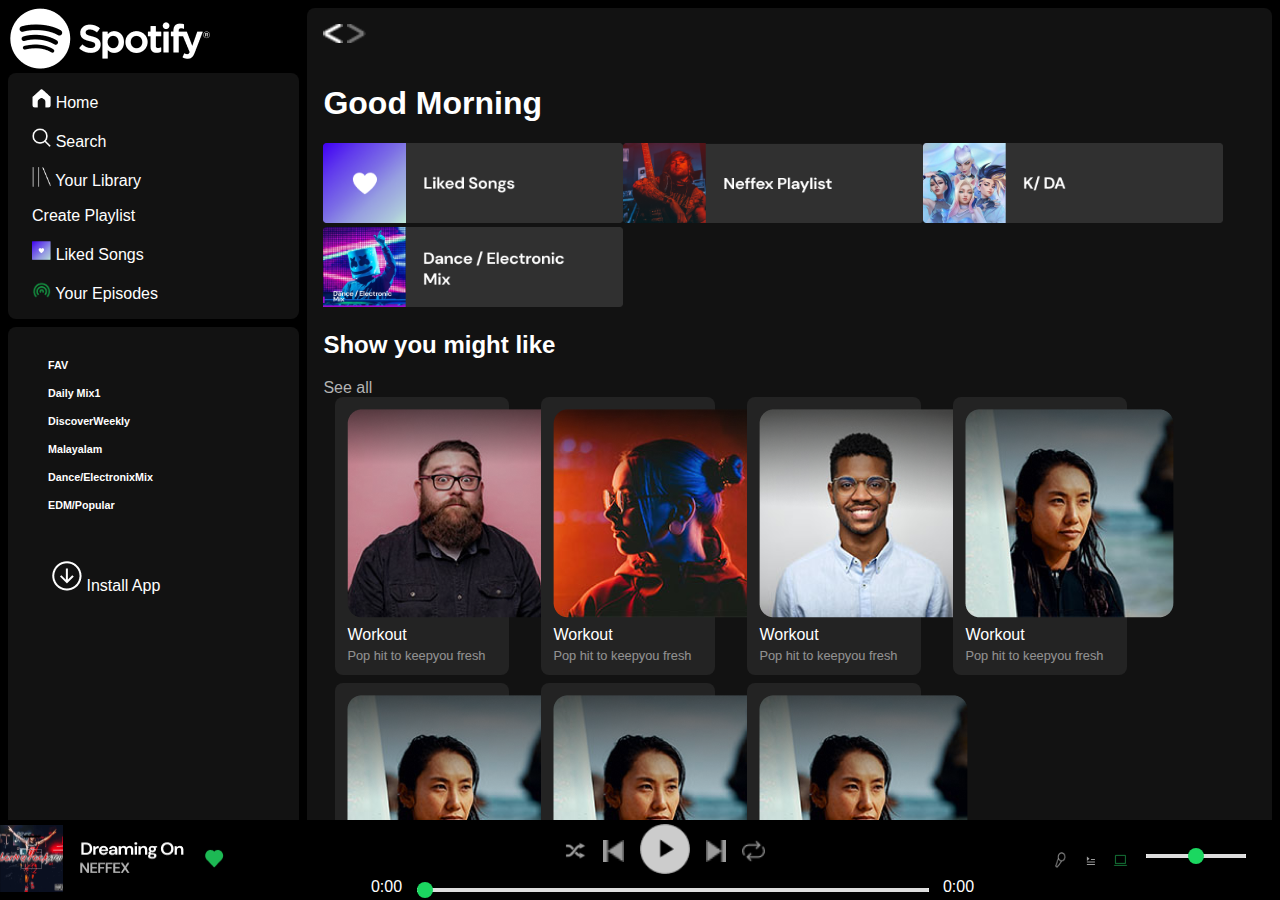
<file: index.html>
<!DOCTYPE html>
<html lang="en">
<head>
    <meta charset="UTF-8">
    <meta name="viewport" content="width=device-width, initial-scale=1.0">
    <title>Spotify - web Player: Music for everyone</title>
    <meta name="drscription" content="Spotify Clone built using html and css" />
    <meta name="viewport" content="width=device-width, initial-scale=1" />
   <link rel="stylesheet" href="style.css">
   <link rel="icon" type="image/x-icon" href="[data-uri]" />
   <link rel="stylesheet" href="https://cdnjs.cloudflare.com/ajax/libs/font-awesome/6.4.2/css/all.min.css" integrity="sha512-z3gLpd7yknf1YoNbCzqRKc4qyor8gaKU1qmn+CShxbuBusANI9QpRohGBreCFkKxLhei6S9CQXFEbbKuqLg0DA==" crossorigin="anonymous" referrerpolicy="no-referrer" />
</head>
<body>
<div class="container">
    <div class="sidebar">
        <a href="library.html" target="_blank"><img src="asest.file/Spotify logo.png" alt="Spotify"></a>
        
        <div class="top-icons">
          <div class="link-flex">
              <img src="asest.file/Vector (12).png" alt="home">
              <a href="#">Home</a>
          </div>
         
          <div class="link-flex">
          <img src="asest.file/Vector (13).png" alt="search">
          <a herf="#">Search</a>
        </div>
  
        <div class="link-flex">
        <img src="asest.file/library.png" alt="library"></i>
        <a href="#">Your Library</a>
        </div>
           
        <div class="link-flex">
            <i class="fa-sharp fa-solid fa-circle-plus"></i>
            <a href="#">Create Playlist</a>
        </div>

        <div class="link-flex">
            <img src="asest.file/Group 2.png">
            <a href="#">Liked Songs</a>
        </div>

        <div class="link-flex">
            <img src="asest.file/gg_media-podcast.png">
            <a href="#">Your Episodes</a>
      </div>

      </div>
        <div class="library">
         <h6>FAV</h6>
         <h6>Daily Mix1</h6>
         <h6>DiscoverWeekly</h6>
         <h6>Malayalam</h6>
         <h6>Dance/ElectronixMix</h6>
         <h6>EDM/Popular</h6>
         <div class="Install  ">
        <img src="asest.file/Vector (20).png">
        <a href="#">Install App</a>
        </div>
    </div>
</div>
    
       <div class="main-content"> 
           <div class="navbar">
              <div class="link-flex">
                <img src="asest.file/Vector (17).png"> 
                 <img src="asest.file/Vector (18).png">
                   </div>
             </div>
                     <div class="good-morning">
                        <h1><b>Good Morning</b></h1>
                        <div class="morning-cards">
                            <a href="player.html" target="_blank">
                                <img src="asest.file/Liked songs.png">
                            </a>
                            <a href="player.html" target="_blank">
                                <img src="asest.file/Neffex.png">
                            </a>
                            <a href="player.html" target="_blank">
                                <img src="asest.file/DA.png">
                            </a>
                            <a href="player.html" target="_blank">
                                <img src="asest.file/Electronic Mix.png">
                            </a>
                        </div>

                        <div class="p-4">
                            <div class="d-flex justify-content-between">
                                <h2>Show you might like</h2>
                                <a href="#" id="anchor">See all</a>
                            </div>

                            <div class="card-container">
                                <a href="player.html">
                                    <div class="card">
                                        <img src="asest.file/Rectangle 16.png">
                                        <p class="card-name">Workout</p>
                                        <p class="card-description">Pop hit to keepyou fresh</p>
                                    </div></a>

                                    <a href="player.html">
                                        <div class="card">
                                            <img src="asest.file/Rectangle 16 (1).png">
                                            <p class="card-name">Workout</p>
                                            <p class="card-description">Pop hit to keepyou fresh</p>
                                        </div></a>

                                        <a href="player.html">
                                            <div class="card">
                                                <img src="asest.file/Rectangle 16 (2).png">
                                                <p class="card-name">Workout</p>
                                                <p class="card-description">Pop hit to keepyou fresh</p>
                                            </div></a>


                                            <a href="player.html">
                                                <div class="card">
                                                    <img src="asest.file/Rectangle 16 (3).png">
                                                    <p class="card-name">Workout</p>
                                                    <p class="card-description">Pop hit to keepyou fresh</p>
                                                </div></a>

                                                <a href="player.html">
                                                    <div class="card">
                                                        <img src="asest.file/Rectangle 16 (3).png">
                                                        <p class="card-name">Workout</p>
                                                        <p class="card-description">Pop hit to keepyou fresh</p>
                                                    </div></a>
                                                    <a href="player.html">
                                                        <div class="card">
                                                            <img src="asest.file/Rectangle 16 (3).png">
                                                            <p class="card-name">Workout</p>
                                                            <p class="card-description">Pop hit to keepyou fresh</p>
                                                        </div></a>
                                                        <a href="player.html">
                                                            <div class="card">
                                                                <img src="asest.file/Rectangle 16 (3).png">
                                                                <p class="card-name">Workout</p>
                                                                <p class="card-description">Pop hit to keepyou fresh</p>
                                                            </div></a>
                                         </div>
                                    </div>
                                </div>
              
                     <div class="player">
                        <div class="volume-controls1">
                            <img src="asest.file/Artist , title section.png" class="m-3 me-5">
                        </div>
                        <div class="player-center ms-5">
                            <div class="player-controls">
                                <img src="asest.file/raphael_shuffle.png" style="height: 1ren; margin-right: 1rem; opacity: 0.8"/>
                                <img src="asest.file/Vector (23).png" style="height: 1ren; margin-right: 1rem; opacity: 0.8"/>
                               <a class="splayer" href="https://open.spotify.com/album/1wt2WZBZZ9GhM0AC61l7SS?si=8d570eac2fc14241" target="_blank"> <img src="asest.file/Vector (14).png" style="height: 1ren; margin-right: 1rem; opacity: 0.8"/></a>
                                <img src="asest.file/Vector (15).png" style="height: 1ren; margin-right: 1rem; opacity: 0.8"/>
                                <img src="asest.file/Vector (16).png" style="height: 1ren; margin-right: 1rem; opacity: 0.8"/>
                            </div>
                            <div class="player-timeline">
                                <span class="current-time">0:00</span>
                                <input type="range" class="timeline-slider" min="0" max="100" step="1" value="0"/>
                                <span class="total-time">0:00</span>
                            </div>
                        </div>
                        <div class="volume-controls">
                            <img src="asest.file/Vector (24).png" alt="volume"/>
                            <img src="asest.file/carbon_query-queue.png" alt="volume"/>
                            <img src="asest.file/carbon_laptop.png" alt="volume"/>
                            <input type="range" class="volume-slider" min="0" max="100" step="1" value="50"/>
                        </div>
                    </div>
                </div>
</body>
</html>
</file>
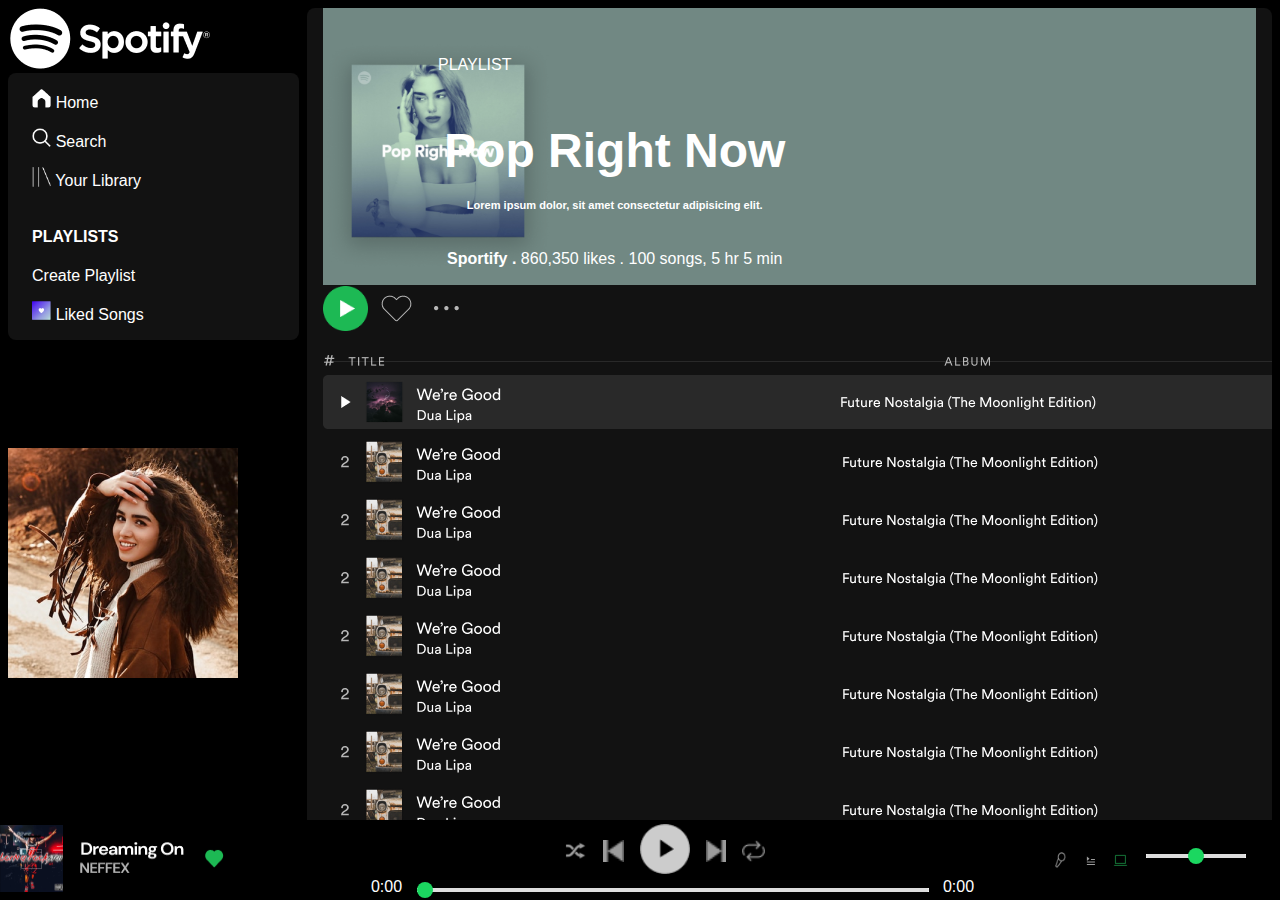
<file: library.html>
<!DOCTYPE html>
<html lang="en">
<head>
    <meta charset="UTF-8">
    <meta name="viewport" content="width=device-width, initial-scale=1.0">
    <title>Spotify - web Player: Music for everyone</title>
    <meta name="drscription" content="Spotify Clone built using html and css" />
    <meta name="viewport" content="width=device-width, initial-scale=1" />
   <link rel="stylesheet" href="style.css">
   <link rel="icon" type="image/x-icon" href="[data-uri]" />
   <link rel="stylesheet" href="https://cdnjs.cloudflare.com/ajax/libs/font-awesome/6.4.2/css/all.min.css" integrity="sha512-z3gLpd7yknf1YoNbCzqRKc4qyor8gaKU1qmn+CShxbuBusANI9QpRohGBreCFkKxLhei6S9CQXFEbbKuqLg0DA==" crossorigin="anonymous" referrerpolicy="no-referrer" />
</head>
<body>
<div class="container">
    <div class="sidebar">
        <a href="index.html" target="_blank"><img src="asest.file/Spotify logo.png" alt="Spotify"></a>
        
        <div class="top-icons">
          <div class="link-flex">
              <img src="asest.file/Vector (12).png" alt="home">
              <a href="#">Home</a>
          </div>
         
          <div class="link-flex">
          <img src="asest.file/Vector (13).png" alt="search">
          <a herf="#">Search</a>
        </div>
  
        <div class="link-flex">
        <img src="asest.file/library.png" alt="library"></i>
        <a href="#">Your Library</a>
        </div>

        <div class="link-flex">
            <h4 class="color">PLAYLISTS</h4>
            <i class="fa-sharp fa-solid fa-circle-plus"></i>
            <a href="#">Create Playlist</a>
        </div>

        <div class="link-flex">
            <img src="asest.file/Group 2.png">
            <a href="#">Liked Songs</a>
        </div>
        </div>
        <img src="asest.file/album art.png" class="sidebar-img">
       
    </div>
    <div class="my-main-content">
        <div class="my-navbar">
        </div>
        <div class=" pop">
            <img src="asest.file/스크린샷 2021-03-16 오후 4.04 2.png" height="230px" width="230px">
            <div class="my-pop-sec">
                <p class="my-pop">PLAYLIST</p>
                <h1 class="pop-1">Pop Right Now</h1>
                
                <h5><small>Lorem ipsum dolor, sit amet consectetur adipisicing elit.</small></h5>
                <p><b>Sportify .</b> 860,350 likes . 100 songs, 5 hr 5 min</p>
            </div>
        </div>
        <div class="icon" height="50px">
            <img src="asest.file/thumb_play.png" class="icon-play my-2">
            <img src="asest.file/heart.png">
            <img src="asest.file/more_big.png">
        </div>
        <div class="list-image">
            <img src="asest.file/Group 16.png">
            <img src="asest.file/selected.png">
            <img src="asest.file/default.png">
            <img src="asest.file/default.png">
            <img src="asest.file/default.png">
            <img src="asest.file/default.png">
            <img src="asest.file/default.png">
            <img src="asest.file/default.png">
            <img src="asest.file/default.png">
            <img src="asest.file/default.png">
           
        </div>
    </div>
    

        <div class="player">
            <div class="volume-controls1">
                <img src="asest.file/Artist , title section.png" class="m-3 me-5">
            </div>
            <div class="player-center ms-5">
                <div class="player-controls">
                    <img src="asest.file/raphael_shuffle.png" style="height: 1ren; margin-right: 1rem; opacity: 0.8"/>
                    <img src="asest.file/Vector (23).png" style="height: 1ren; margin-right: 1rem; opacity: 0.8"/>
                    <a class="splayer" href="https://open.spotify.com/album/1wt2WZBZZ9GhM0AC61l7SS?si=8d570eac2fc14241" target="_blank"> <img src="asest.file/Vector (14).png" style="height: 1ren; margin-right: 1rem; opacity: 0.8"/></a>
                    <img src="asest.file/Vector (15).png" style="height: 1ren; margin-right: 1rem; opacity: 0.8"/>
                    <img src="asest.file/Vector (16).png" style="height: 1ren; margin-right: 1rem; opacity: 0.8"/>
                </div>
                <div class="player-timeline">
                    <span class="current-time">0:00</span>
                    <input type="range" class="timeline-slider" min="0" max="100" step="1" value="0"/>
                    <span class="total-time">0:00</span>
                </div>
            </div>
            <div class="volume-controls">
                <img src="asest.file/Vector (24).png" alt="volume"/>
                <img src="asest.file/carbon_query-queue.png" alt="volume"/>
                <img src="asest.file/carbon_laptop.png" alt="volume"/>
                <input type="range" class="volume-slider" min="0" max="100" step="1" value="50"/>
            </div>
        </div>
    </div>
</body>
</html>
</file>
<file: style.css>
:root{
    --black: #000;
    --grey: #121212;
    --light-grey:#232323;
    --white:#fff;
}
body,html{
    height: 100%;
    margin:0rem;
    overflow:hidden;
    display: flex;
    flex-direction: column;
    font-family: "Nunito", sans-serif;
    background-color: var(--black);
    color: var(--white);

}
a{
    color: var(--white);
    text-decoration: none;
}
a:hover,.card>p:hover{
    background-color: #ddd;
    color: blue;
}
.card>img:hover{
    width:155px;
    background-color: lightskyblue;
}


.player-controls>img:hover,.volume-controls>img:hover{
    background-color: #ddd;

}
.container{
    flex:1;
    display: flex;
    overflow:hidden;
    background-color:var(--black);
    padding:0.5rem;
}
.sidebar{
    flex:0.25;
    background-color: var(--black);
    margin-right: 0.5rem;
    border-radius: 0.5rem;
}
.my-sidebar{
    flex:0.16;
    background-color: var(--black);
    margin-right: 0.5rem;
    border-radius: 0.5rem;
}
.Install{
    padding-top:30px;
    padding-inline: 20px;
}
.main-content{
    flex:0.8;
    background-color: var(--grey);
    overflow-y: auto;
    border-radius: 0.5rem;
    padding: 0rem 1rem;
    padding-bottom: 6rem;
}
.my-main-content{
    flex:0.8;
    position: sticky;
    background-color: var(--grey);
    overflow-y: auto;
    border-radius: 0.5rem;
    padding: 0rem 1rem;
    padding-bottom: 6rem;
    width: 80vw !important;
}

.my-navbar{
    background-color: rgb(113 136 131);
      
    position: sticky;
    top:0;
    display: flex;
    justify-content: space-between;
    padding: 1rem 0rem;
    align-items: center;
    
    z-index: 1000;
}
.player{
    position: fixed;
    background-color: orange;
    height:80px;
    width: 100%;
    left:0;
    bottom: 0;

}
.top-icons{
    background-color: var(--grey);
    display: flex;
    flex-direction: column;
    gap:1rem;
    margin-bottom: 0.5rem;
    padding:1rem 1.5rem;
    border-radius: 0.5rem;
}
.link-flex:hover{
    opacity: 1;
    transition: all 0.3s;
}
.link-flex img{
    height:1.2rem;
    width: 1.2rem;
}
.link-flex p{
    font-size: 1rem;
    color: var(--white);
}
.library{
    background-color: var(--grey);
    padding: 1rem 1.5rem;
    border-radius: 0.5rem;
    flex:3;
    overflow-y: auto !important;
    height:60vh;
   
}
.library h6{
    margin:1rem;
}
.Install{
    bottom: 0; 
    align-items: end;
    margin-top: 20px;
}
.library>h6:hover{
    color:blue;
    background-color: white;
}
.navbar{
    
    position: sticky;
    top:0;
    display: flex;
    justify-content: space-between;
    padding: 1rem 0rem;
    align-items: center;
    background-color: var(--grey);
    z-index: 1000;
}
.good-morning>img:hover,.morning-cards>img:hover{
    background-color: #fff;
    width: 310px;;
    height:90px;
}
.morning-cards{
    display: flex;
    flex-wrap: wrap;
    justify-content: space;
}
.morning-cards>a>img,.mc-image{
   width: 300px;
   height: 80px; 
}
#anchor{
    color:  #B3B3B3;
    
}
.card-container{
    display: flex;
    gap: 0.5em;
    flex-wrap: wrap;
}
.card{
    width:150px;
    background-color: var(--light-grey);
    padding: 0.75rem;
    border-radius: 0.5rem;
    height:fit-content;
    margin: 0rem 0.75rem;
}
.card-img{
    width:100%;
    border-radius: 0.35rem;
}
.card-name{
    margin: 0.25rem 0;
}
.card-description{
    margin: 0;
    font-size: 0.8rem;
    opacity: 0.5;
}
.player{
    width: 100%;
    height: 80px;
    position: fixed;
    bottom:0;
    background-color: var(--black);
    display: flex;
    justify-content: space-between;
    align-items: center;
}
.player{
    display: flex;
    justify-content: space-between;
    align-items: center;
    width: 100vw;
}
.volume-controls{
    width: 10vw;
    display: flex;
    justify-content: flex-end;
}
.player-center{
width: 50vw;
display: flex;
flex-direction: column;
justify-content: center;
align-items: center;
}

.volume-controls{
    display: flex;
    justify-content: flex-end;
    margin-right: 2rem;
}
.player-controls{
    display: flex;
    align-items: center;
}

.player-controls>img{
    height: 1.4rem;
    margin-right: 1rem;
    opacity: 0.8;
}
.timeline-slider{
    margin:0 10px;
    width: 40vw;
}
.volume-slider{
    width:100px;
    height:4px;
}
.timeline-slider,.volume-slider{
    -webkit-appearance:none;
}
.timeline-slider::-webkit-slider-runnable-track,.volume-slider::-webkit-slider-runnable-track{
    height: 4px;
    background: #ddd;
    border:none;
    border-radius: 100px;
}
.timeline-slider::-webkit-slider-thumb,.volume-slider::-webkit-slider-thumb{
    -webkit-appearance:none;
    border:none;
    height:16px;
    width:16px;
    border-radius: 50%;
    background: #1bd760;
    margin-top: -6px;
}
.timeline-slider:focus,.volume-slider:focus{
    outline:none;
}
.volume-controls>img{
    height: 1rem;
    margin-right: 1rem;
    opacity: 0.8;
}
.volume-controls1>img{
    width: 225px;
    height: 67px;
    margin-top: ;
}
.sidebar-img{
    width: 230px;
    height:230px;
    align-items:;
    margin-top: 100px;
}
.my-sidebar{
    width: 230px !important;
    
}
.pop{
    background-color: rgb(113, 136, 131);
   
}
.pop-1{
    
    font-size: 300%;
    height:20px;
    
}
.my-pop{
  
     padding-right: 280px;
}
.my-pop-sec{
    display: flex;
    flex-direction: column;
    justify-content:end;
    align-items: center;
    padding-bottom: 1px;
    padding-right: 350px;
    height:10px;

}

.splayer img{
    height: 50px;
    width: 50px;
}
.my-pop-sec>p:hover,.my-pop-sec>h1:hover{
    background-color: #ddd;
    color: blue; 
}
.icon-play{
    width: 45px;
    height: 45px;;
}
.icon{
    overflow: auto;
}
.icon>img:hover{
    background-color: #fff;
    width:50px;
    height: 50px;
}
.list-image>img:hover{
    background-color: white;

}
</file>
